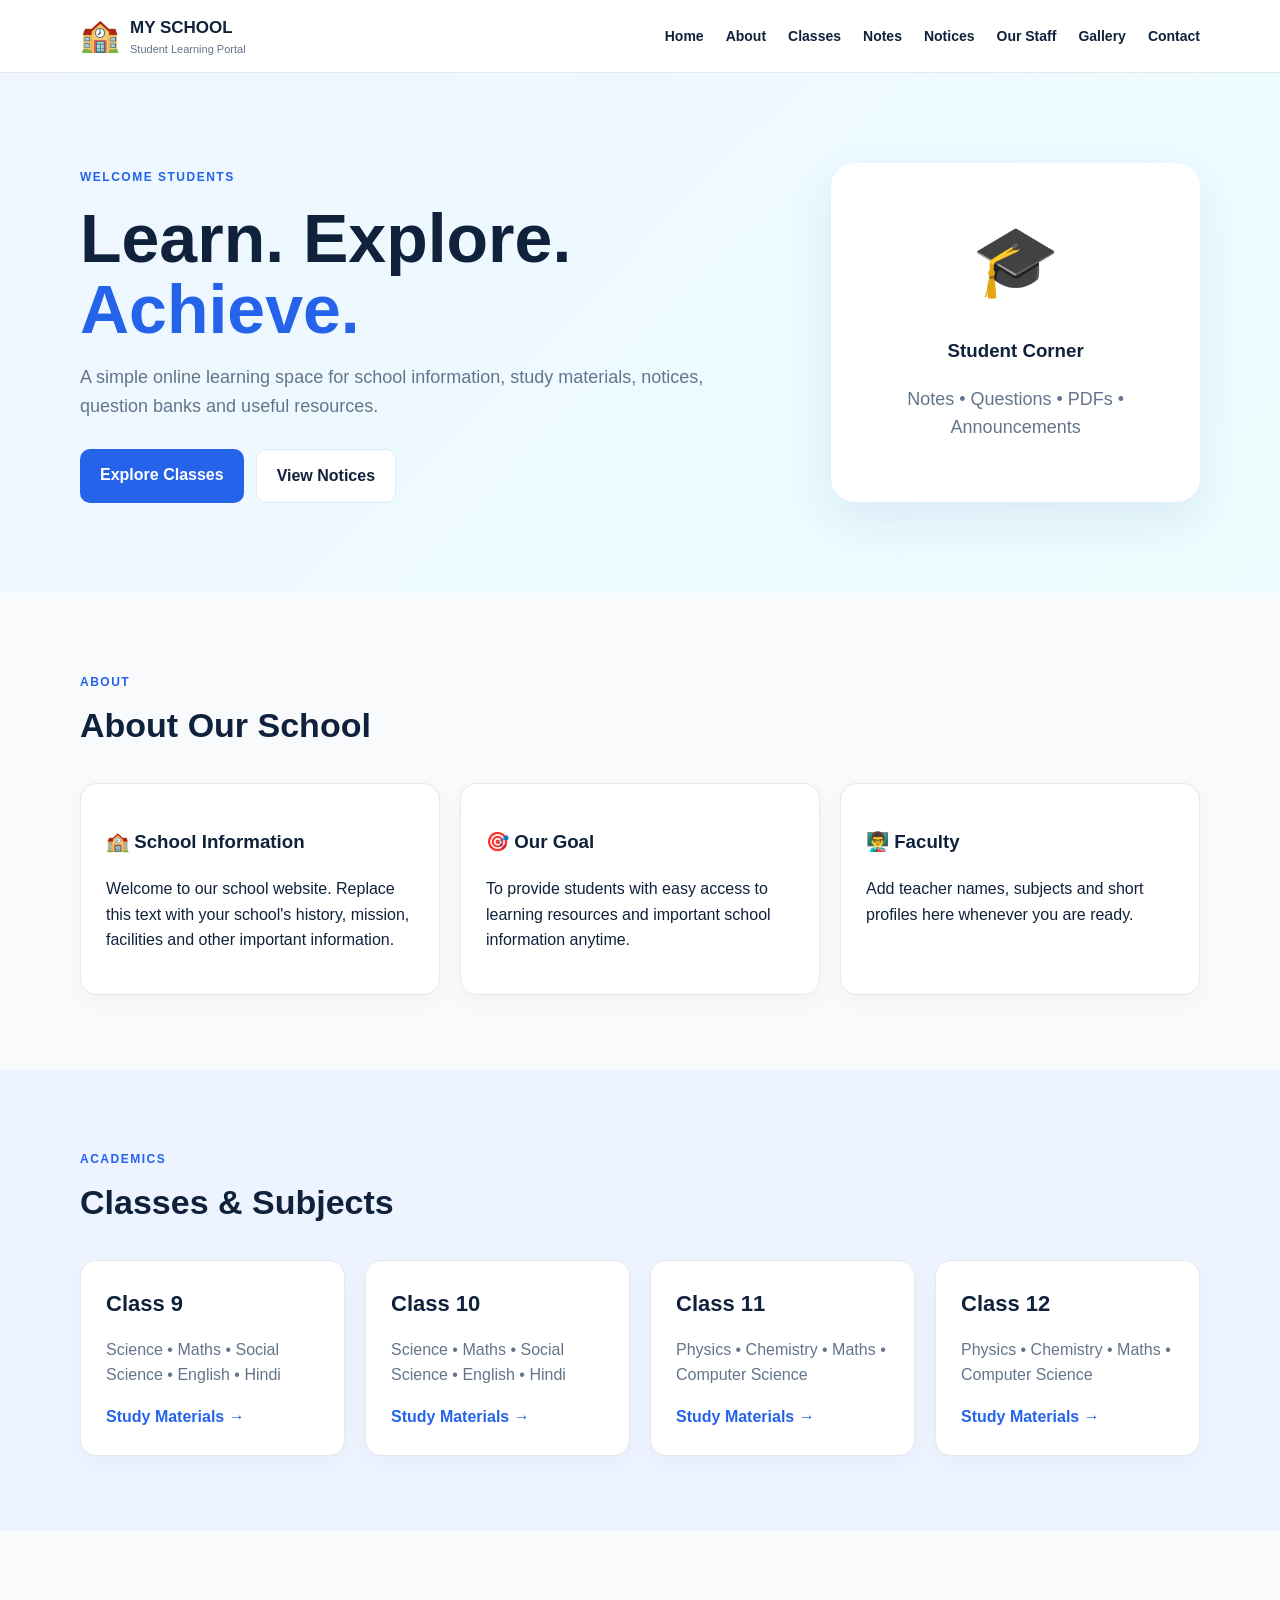
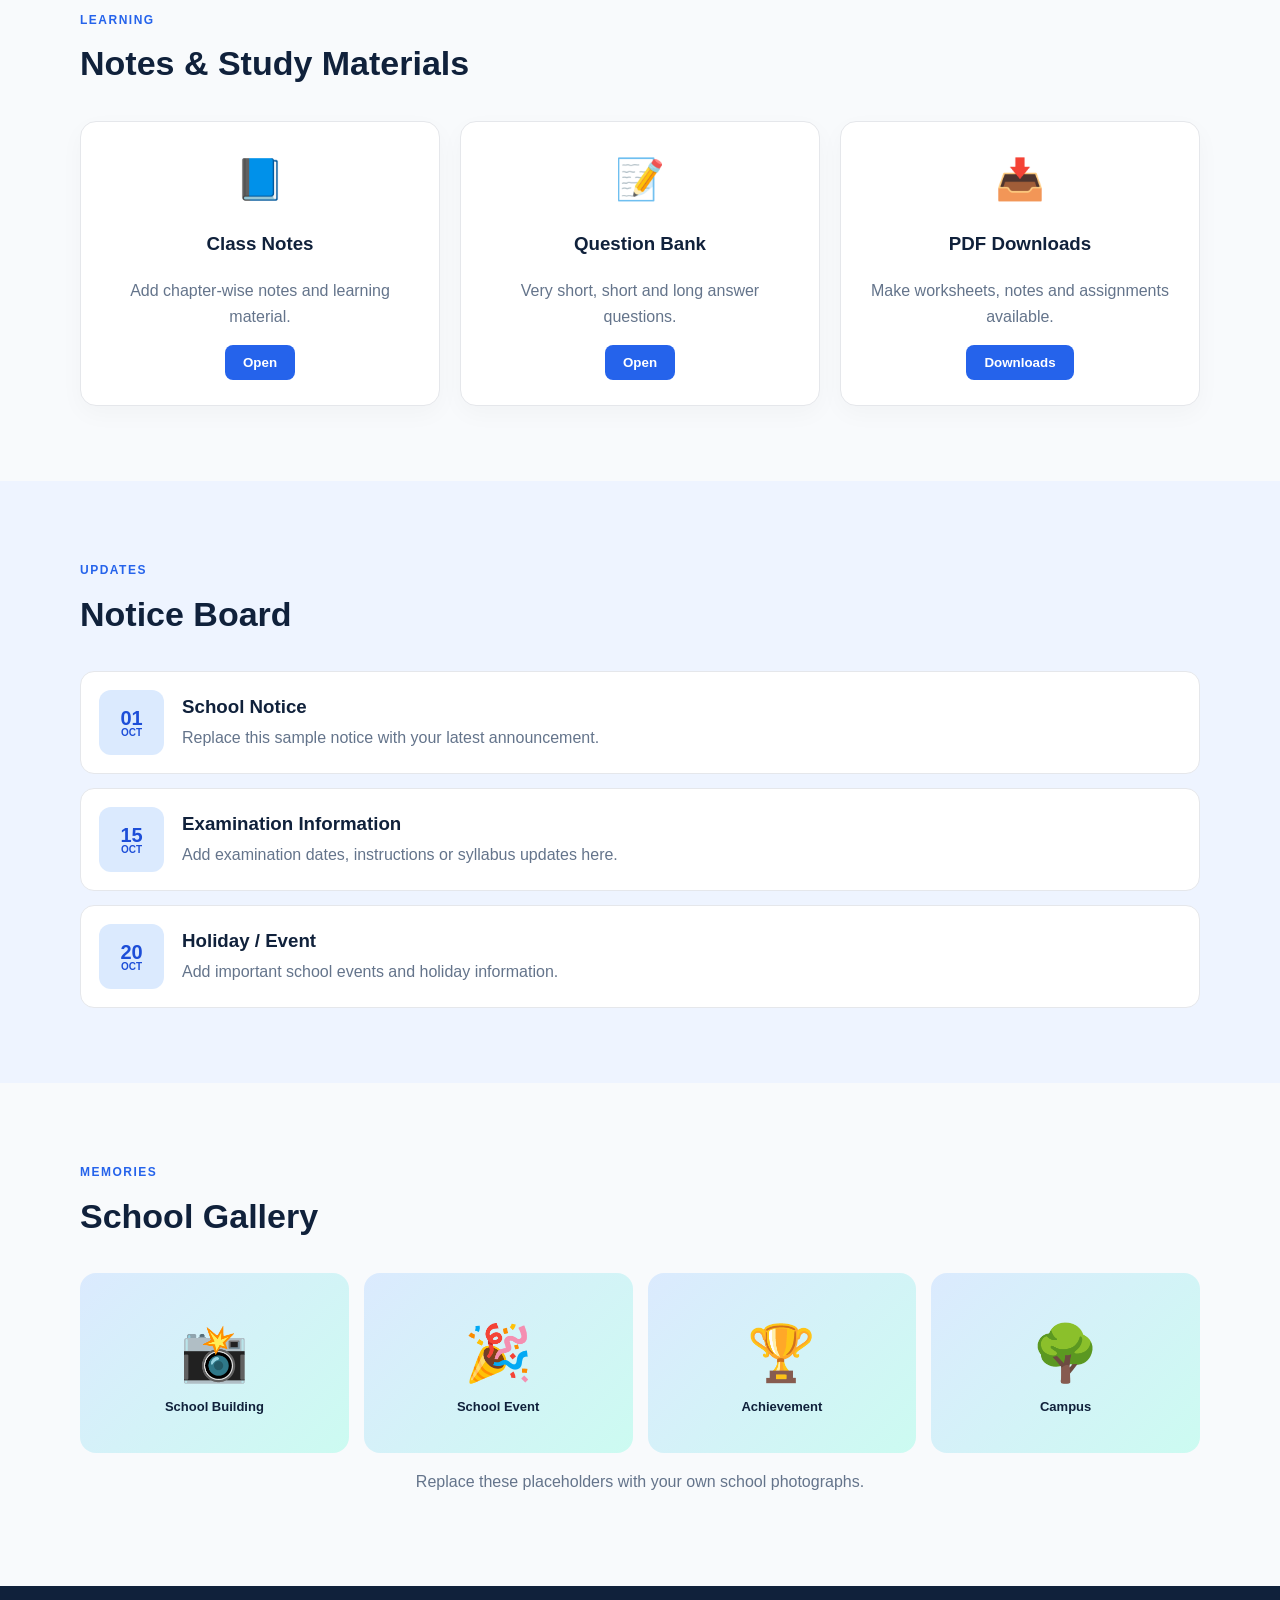
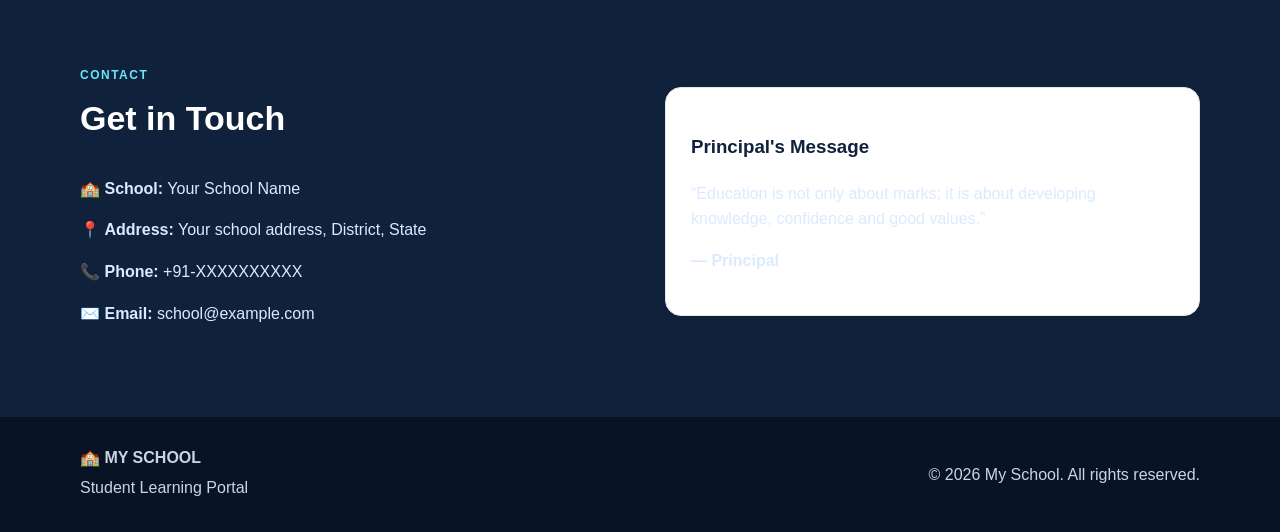
<file: index.html>
<!DOCTYPE html>
<html lang="en">
<head>
  <meta charset="UTF-8">
  <meta name="viewport" content="width=device-width, initial-scale=1.0">
  <title>My School | Student Learning Portal</title>
  <link rel="stylesheet" href="style.css">
</head>
<body>
<header class="topbar">
  <div class="container nav">
    <div class="brand"><span class="logo">🏫</span><div><strong>MY SCHOOL</strong><small>Student Learning Portal</small></div></div>
    <button class="menu" onclick="toggleMenu()">☰</button>
    <nav id="navLinks"><a href="#home">Home</a><a href="#about">About</a><a href="#classes">Classes</a><a href="#notes">Notes</a><a href="#notices">Notices</a><a href="staff.html">Our Staff</a><a href="#gallery">Gallery</a><a href="#contact">Contact</a></nav>
  </div>
</header>

<main>
<section id="home" class="hero">
  <div class="container hero-grid">
    <div><span class="tag">WELCOME STUDENTS</span><h1>Learn. Explore. <span>Achieve.</span></h1><p>A simple online learning space for school information, study materials, notices, question banks and useful resources.</p><div class="actions"><a class="btn primary" href="#classes">Explore Classes</a><a class="btn light" href="#notices">View Notices</a></div></div>
    <div class="hero-card"><div class="hero-icon">🎓</div><h3>Student Corner</h3><p>Notes • Questions • PDFs • Announcements</p></div>
  </div>
</section>

<section id="about" class="section"><div class="container"><div class="section-head"><span>ABOUT</span><h2>About Our School</h2></div><div class="about-grid"><div class="card"><h3>🏫 School Information</h3><p>Welcome to our school website. Replace this text with your school's history, mission, facilities and other important information.</p></div><div class="card"><h3>🎯 Our Goal</h3><p>To provide students with easy access to learning resources and important school information anytime.</p></div><div class="card"><h3>👨‍🏫 Faculty</h3><p>Add teacher names, subjects and short profiles here whenever you are ready.</p></div></div></div></section>

<section id="classes" class="section alt"><div class="container"><div class="section-head"><span>ACADEMICS</span><h2>Classes & Subjects</h2></div><div class="class-grid">
  <div class="class-card"><b>Class 9</b><p>Science • Maths • Social Science • English • Hindi</p><a href="#notes">Study Materials →</a></div>
  <div class="class-card"><b>Class 10</b><p>Science • Maths • Social Science • English • Hindi</p><a href="#notes">Study Materials →</a></div>
  <div class="class-card"><b>Class 11</b><p>Physics • Chemistry • Maths • Computer Science</p><a href="#notes">Study Materials →</a></div>
  <div class="class-card"><b>Class 12</b><p>Physics • Chemistry • Maths • Computer Science</p><a href="#notes">Study Materials →</a></div>
</div></div></section>

<section id="notes" class="section"><div class="container"><div class="section-head"><span>LEARNING</span><h2>Notes & Study Materials</h2></div><div class="resource-grid">
  <article class="resource"><div class="resource-icon">📘</div><h3>Class Notes</h3><p>Add chapter-wise notes and learning material.</p><button onclick="showMessage('Add your PDF link in the HTML file to enable downloads.')">Open</button></article>
  <article class="resource"><div class="resource-icon">📝</div><h3>Question Bank</h3><p>Very short, short and long answer questions.</p><button onclick="showMessage('Add your question-bank PDF or page link here.')">Open</button></article>
  <article class="resource"><div class="resource-icon">📥</div><h3>PDF Downloads</h3><p>Make worksheets, notes and assignments available.</p><button onclick="showMessage('Place PDFs inside the files folder and add links here.')">Downloads</button></article>
</div></div></section>

<section id="notices" class="section alt"><div class="container"><div class="section-head"><span>UPDATES</span><h2>Notice Board</h2></div><div class="notice-list">
  <div class="notice"><span class="date">01<br><small>OCT</small></span><div><h3>School Notice</h3><p>Replace this sample notice with your latest announcement.</p></div></div>
  <div class="notice"><span class="date">15<br><small>OCT</small></span><div><h3>Examination Information</h3><p>Add examination dates, instructions or syllabus updates here.</p></div></div>
  <div class="notice"><span class="date">20<br><small>OCT</small></span><div><h3>Holiday / Event</h3><p>Add important school events and holiday information.</p></div></div>
</div></div></section>

<section id="gallery" class="section"><div class="container"><div class="section-head"><span>MEMORIES</span><h2>School Gallery</h2></div><div class="gallery"><div>📸<small>School Building</small></div><div>🎉<small>School Event</small></div><div>🏆<small>Achievement</small></div><div>🌳<small>Campus</small></div></div><p class="hint">Replace these placeholders with your own school photographs.</p></div></section>

<section id="contact" class="section contact"><div class="container contact-grid"><div><div class="section-head"><span>CONTACT</span><h2>Get in Touch</h2></div><p>🏫 <strong>School:</strong> Your School Name</p><p>📍 <strong>Address:</strong> Your school address, District, State</p><p>📞 <strong>Phone:</strong> +91-XXXXXXXXXX</p><p>✉️ <strong>Email:</strong> school@example.com</p></div><div class="card"><h3>Principal's Message</h3><p>“Education is not only about marks; it is about developing knowledge, confidence and good values.”</p><p class="signature">— Principal</p></div></div></section>
</main>

<footer><div class="container footer"><div><strong>🏫 MY SCHOOL</strong><p>Student Learning Portal</p></div><p>© <span id="year"></span> My School. All rights reserved.</p></div></footer>
<div id="toast"></div>
<script src="script.js"></script>
</body></html>
</file>
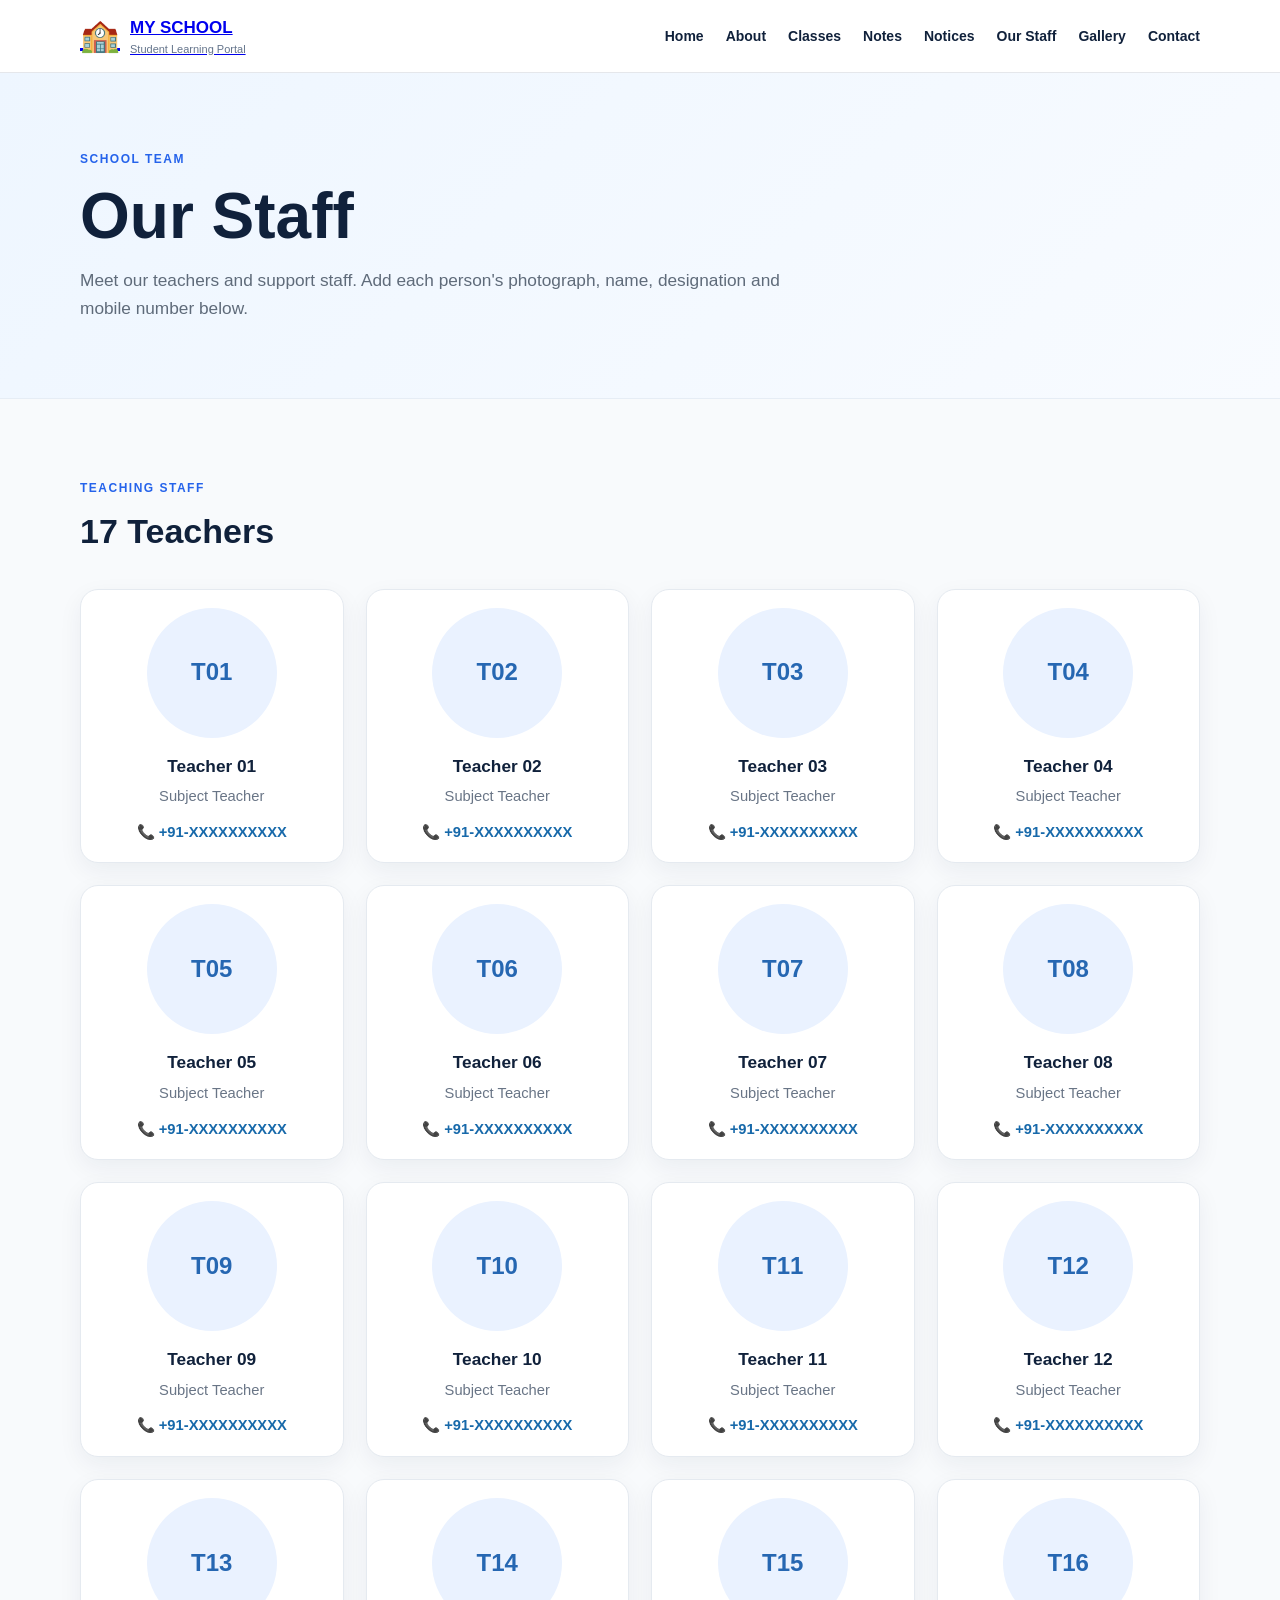
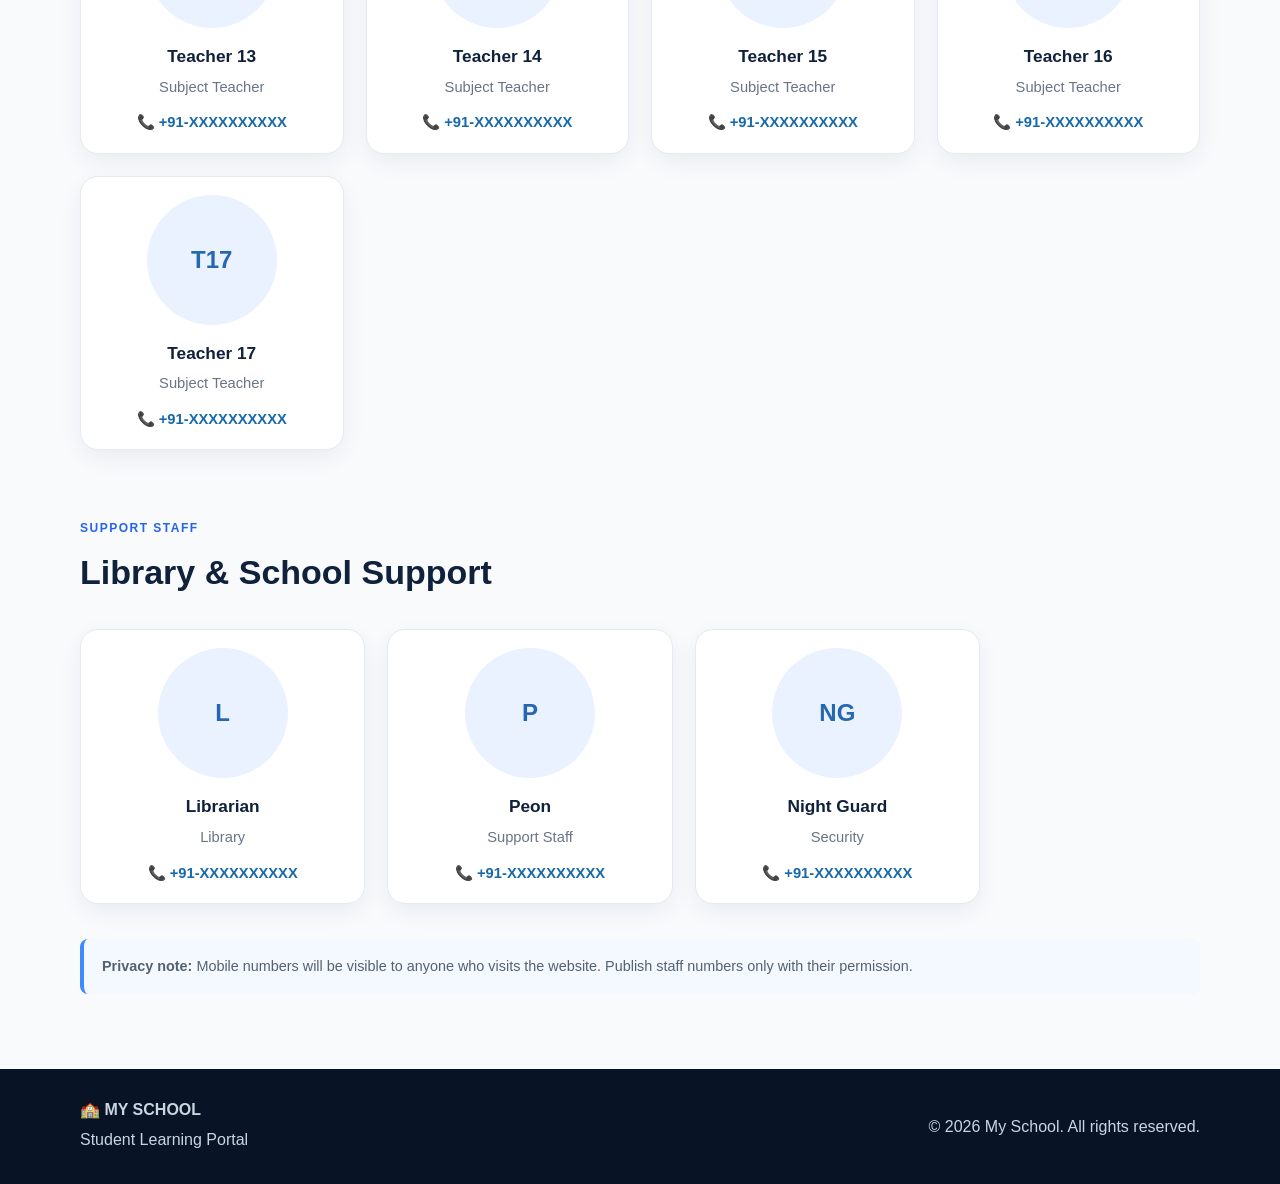
<file: staff.html>
<!DOCTYPE html>
<html lang="en">
<head>
  <meta charset="UTF-8">
  <meta name="viewport" content="width=device-width, initial-scale=1.0">
  <title>Our Staff | My School</title>
  <link rel="stylesheet" href="style.css">
</head>
<body>
<header class="topbar">
  <div class="container nav">
    <a class="brand" href="index.html"><span class="logo">🏫</span><div><strong>MY SCHOOL</strong><small>Student Learning Portal</small></div></a>
    <button class="menu" onclick="toggleMenu()">☰</button>
    <nav id="navLinks"><a href="index.html#home">Home</a><a href="index.html#about">About</a><a href="index.html#classes">Classes</a><a href="index.html#notes">Notes</a><a href="index.html#notices">Notices</a><a href="staff.html">Our Staff</a><a href="index.html#gallery">Gallery</a><a href="index.html#contact">Contact</a></nav>
  </div>
</header>

<main>
<section class="page-hero">
  <div class="container">
    <span class="tag">SCHOOL TEAM</span>
    <h1>Our Staff</h1>
    <p>Meet our teachers and support staff. Add each person's photograph, name, designation and mobile number below.</p>
  </div>
</section>

<section class="section">
  <div class="container">
    <div class="section-head"><span>TEACHING STAFF</span><h2>17 Teachers</h2></div>
    <div class="staff-grid">
      <!-- Replace the photo filename, name, subject and phone for each teacher. -->
      <article class="staff-card"><div class="staff-photo placeholder">T01</div><h3>Teacher 01</h3><p class="designation">Subject Teacher</p><a href="tel:+91XXXXXXXXXX">📞 +91-XXXXXXXXXX</a></article>
      <article class="staff-card"><div class="staff-photo placeholder">T02</div><h3>Teacher 02</h3><p class="designation">Subject Teacher</p><a href="tel:+91XXXXXXXXXX">📞 +91-XXXXXXXXXX</a></article>
      <article class="staff-card"><div class="staff-photo placeholder">T03</div><h3>Teacher 03</h3><p class="designation">Subject Teacher</p><a href="tel:+91XXXXXXXXXX">📞 +91-XXXXXXXXXX</a></article>
      <article class="staff-card"><div class="staff-photo placeholder">T04</div><h3>Teacher 04</h3><p class="designation">Subject Teacher</p><a href="tel:+91XXXXXXXXXX">📞 +91-XXXXXXXXXX</a></article>
      <article class="staff-card"><div class="staff-photo placeholder">T05</div><h3>Teacher 05</h3><p class="designation">Subject Teacher</p><a href="tel:+91XXXXXXXXXX">📞 +91-XXXXXXXXXX</a></article>
      <article class="staff-card"><div class="staff-photo placeholder">T06</div><h3>Teacher 06</h3><p class="designation">Subject Teacher</p><a href="tel:+91XXXXXXXXXX">📞 +91-XXXXXXXXXX</a></article>
      <article class="staff-card"><div class="staff-photo placeholder">T07</div><h3>Teacher 07</h3><p class="designation">Subject Teacher</p><a href="tel:+91XXXXXXXXXX">📞 +91-XXXXXXXXXX</a></article>
      <article class="staff-card"><div class="staff-photo placeholder">T08</div><h3>Teacher 08</h3><p class="designation">Subject Teacher</p><a href="tel:+91XXXXXXXXXX">📞 +91-XXXXXXXXXX</a></article>
      <article class="staff-card"><div class="staff-photo placeholder">T09</div><h3>Teacher 09</h3><p class="designation">Subject Teacher</p><a href="tel:+91XXXXXXXXXX">📞 +91-XXXXXXXXXX</a></article>
      <article class="staff-card"><div class="staff-photo placeholder">T10</div><h3>Teacher 10</h3><p class="designation">Subject Teacher</p><a href="tel:+91XXXXXXXXXX">📞 +91-XXXXXXXXXX</a></article>
      <article class="staff-card"><div class="staff-photo placeholder">T11</div><h3>Teacher 11</h3><p class="designation">Subject Teacher</p><a href="tel:+91XXXXXXXXXX">📞 +91-XXXXXXXXXX</a></article>
      <article class="staff-card"><div class="staff-photo placeholder">T12</div><h3>Teacher 12</h3><p class="designation">Subject Teacher</p><a href="tel:+91XXXXXXXXXX">📞 +91-XXXXXXXXXX</a></article>
      <article class="staff-card"><div class="staff-photo placeholder">T13</div><h3>Teacher 13</h3><p class="designation">Subject Teacher</p><a href="tel:+91XXXXXXXXXX">📞 +91-XXXXXXXXXX</a></article>
      <article class="staff-card"><div class="staff-photo placeholder">T14</div><h3>Teacher 14</h3><p class="designation">Subject Teacher</p><a href="tel:+91XXXXXXXXXX">📞 +91-XXXXXXXXXX</a></article>
      <article class="staff-card"><div class="staff-photo placeholder">T15</div><h3>Teacher 15</h3><p class="designation">Subject Teacher</p><a href="tel:+91XXXXXXXXXX">📞 +91-XXXXXXXXXX</a></article>
      <article class="staff-card"><div class="staff-photo placeholder">T16</div><h3>Teacher 16</h3><p class="designation">Subject Teacher</p><a href="tel:+91XXXXXXXXXX">📞 +91-XXXXXXXXXX</a></article>
      <article class="staff-card"><div class="staff-photo placeholder">T17</div><h3>Teacher 17</h3><p class="designation">Subject Teacher</p><a href="tel:+91XXXXXXXXXX">📞 +91-XXXXXXXXXX</a></article>
    </div>

    <div class="section-head staff-support-head"><span>SUPPORT STAFF</span><h2>Library & School Support</h2></div>
    <div class="staff-grid support-grid">
      <article class="staff-card"><div class="staff-photo placeholder">L</div><h3>Librarian</h3><p class="designation">Library</p><a href="tel:+91XXXXXXXXXX">📞 +91-XXXXXXXXXX</a></article>
      <article class="staff-card"><div class="staff-photo placeholder">P</div><h3>Peon</h3><p class="designation">Support Staff</p><a href="tel:+91XXXXXXXXXX">📞 +91-XXXXXXXXXX</a></article>
      <article class="staff-card"><div class="staff-photo placeholder">NG</div><h3>Night Guard</h3><p class="designation">Security</p><a href="tel:+91XXXXXXXXXX">📞 +91-XXXXXXXXXX</a></article>
    </div>

    <div class="staff-note"><strong>Privacy note:</strong> Mobile numbers will be visible to anyone who visits the website. Publish staff numbers only with their permission.</div>
  </div>
</section>
</main>

<footer><div class="container footer"><div><strong>🏫 MY SCHOOL</strong><p>Student Learning Portal</p></div><p>© <span id="year"></span> My School. All rights reserved.</p></div></footer>
<script src="script.js"></script>
</body>
</html>
</file>
<file: style.css>
:root{--primary:#2563eb;--dark:#10213b;--muted:#64748b;--bg:#f8fafc;--card:#fff;--accent:#14b8a6}*{box-sizing:border-box}html{scroll-behavior:smooth}body{margin:0;font-family:Arial,Helvetica,sans-serif;color:var(--dark);background:var(--bg);line-height:1.6}.container{width:min(1120px,92%);margin:auto}.topbar{position:sticky;top:0;z-index:20;background:#fff;border-bottom:1px solid #e5e7eb}.nav{min-height:72px;display:flex;align-items:center;justify-content:space-between}.brand{display:flex;align-items:center;gap:10px}.brand strong{display:block;font-size:17px}.brand small{display:block;color:var(--muted);font-size:11px}.logo{font-size:32px}nav{display:flex;gap:22px}nav a{color:var(--dark);text-decoration:none;font-weight:600;font-size:14px}nav a:hover{color:var(--primary)}.menu{display:none;border:0;background:none;font-size:25px}.hero{padding:90px 0;background:linear-gradient(135deg,#eff6ff,#ecfeff)}.hero-grid{display:grid;grid-template-columns:1.5fr .8fr;gap:60px;align-items:center}.tag,.section-head span{font-size:12px;font-weight:800;letter-spacing:1.5px;color:var(--primary)}h1{font-size:clamp(40px,6vw,68px);line-height:1.05;margin:14px 0}h1 span{color:var(--primary)}.hero p{font-size:18px;color:var(--muted);max-width:650px}.actions{display:flex;gap:12px;margin-top:28px}.btn{padding:13px 20px;border-radius:10px;text-decoration:none;font-weight:700}.primary{background:var(--primary);color:#fff}.light{background:#fff;color:var(--dark);border:1px solid #dbeafe}.hero-card{background:#fff;border-radius:24px;padding:42px 30px;text-align:center;box-shadow:0 20px 50px #1e3a8a18}.hero-icon{font-size:70px}.section{padding:75px 0}.alt{background:#eef4ff}.section-head{margin-bottom:30px}.section-head h2{font-size:34px;margin:5px 0}.about-grid,.class-grid,.resource-grid{display:grid;grid-template-columns:repeat(3,1fr);gap:20px}.card,.class-card,.resource{background:var(--card);border:1px solid #e5e7eb;border-radius:16px;padding:25px;box-shadow:0 8px 25px #0f172a08}.class-grid{grid-template-columns:repeat(4,1fr)}.class-card b{font-size:22px}.class-card p,.resource p{color:var(--muted)}.class-card a{color:var(--primary);font-weight:700;text-decoration:none}.resource{text-align:center}.resource-icon{font-size:40px}.resource button{border:0;background:var(--primary);color:#fff;padding:10px 18px;border-radius:8px;cursor:pointer;font-weight:700}.notice-list{display:grid;gap:14px}.notice{display:flex;gap:18px;align-items:center;background:#fff;padding:18px;border-radius:14px;border:1px solid #e5e7eb}.date{min-width:65px;height:65px;border-radius:12px;background:#dbeafe;color:#1d4ed8;display:grid;place-content:center;text-align:center;font-weight:800;font-size:20px;line-height:1}.date small{font-size:10px}.notice h3{margin:0}.notice p{margin:3px 0;color:var(--muted)}.gallery{display:grid;grid-template-columns:repeat(4,1fr);gap:15px}.gallery div{height:180px;border-radius:16px;background:linear-gradient(135deg,#dbeafe,#ccfbf1);display:grid;place-content:center;text-align:center;font-size:55px}.gallery small{display:block;font-size:13px;font-weight:700}.hint{color:var(--muted);text-align:center}.contact{background:#10213b;color:#fff}.contact .section-head span{color:#67e8f9}.contact p{color:#dbeafe}.contact .card{color:var(--dark)}.signature{font-weight:700}.contact-grid{display:grid;grid-template-columns:1fr 1fr;gap:50px;align-items:center}footer{background:#081426;color:#cbd5e1;padding:28px 0}.footer{display:flex;justify-content:space-between;align-items:center}.footer p{margin:4px 0}#toast{position:fixed;bottom:25px;left:50%;transform:translateX(-50%) translateY(100px);background:#10213b;color:#fff;padding:13px 18px;border-radius:10px;opacity:0;transition:.3s;z-index:50}#toast.show{opacity:1;transform:translateX(-50%) translateY(0)}@media(max-width:800px){nav{display:none;position:absolute;top:72px;left:0;right:0;background:#fff;padding:20px;flex-direction:column;border-bottom:1px solid #ddd}.menu{display:block}.hero-grid,.contact-grid{grid-template-columns:1fr}.about-grid,.resource-grid{grid-template-columns:1fr 1fr}.class-grid{grid-template-columns:1fr 1fr}.gallery{grid-template-columns:1fr 1fr}.hero{padding:55px 0}.section{padding:55px 0}}@media(max-width:500px){.about-grid,.resource-grid,.class-grid{grid-template-columns:1fr}.gallery{grid-template-columns:1fr 1fr}.gallery div{height:130px}.footer{display:block;text-align:center}.actions{flex-direction:column}.btn{text-align:center}}

/* Staff page */
.page-hero{padding:72px 0 58px;background:linear-gradient(135deg,#eef6ff,#f8fbff);border-bottom:1px solid #e6edf5}.page-hero h1{font-size:clamp(2.2rem,5vw,4rem);margin:12px 0}.page-hero p{max-width:720px;color:#5f6b7a;font-size:1.08rem}.staff-grid{display:grid;grid-template-columns:repeat(4,1fr);gap:22px}.staff-card{background:#fff;border:1px solid #e5eaf0;border-radius:18px;padding:18px;text-align:center;box-shadow:0 8px 25px rgba(20,40,70,.06);transition:.2s}.staff-card:hover{transform:translateY(-3px);box-shadow:0 12px 30px rgba(20,40,70,.1)}.staff-photo{width:130px;height:130px;border-radius:50%;margin:0 auto 15px;object-fit:cover;display:flex;align-items:center;justify-content:center;background:#eaf2ff;color:#2667b2;font-weight:800;font-size:1.5rem;overflow:hidden}.staff-photo img{width:100%;height:100%;object-fit:cover}.staff-card h3{margin:8px 0 5px;font-size:1.08rem}.designation{margin:0 0 10px;color:#697586;font-size:.92rem}.staff-card a{color:#1769aa;text-decoration:none;font-weight:600;font-size:.92rem}.staff-support-head{margin-top:64px}.support-grid{grid-template-columns:repeat(3,1fr);max-width:900px}.staff-note{margin-top:35px;padding:16px 18px;border-left:4px solid #3d8bfd;background:#f4f8ff;border-radius:8px;color:#536170;font-size:.9rem}
@media(max-width:1000px){.staff-grid{grid-template-columns:repeat(3,1fr)}}
@media(max-width:700px){.staff-grid,.support-grid{grid-template-columns:repeat(2,1fr);gap:14px}.staff-card{padding:14px}.staff-photo{width:105px;height:105px}.page-hero{padding:52px 0 42px}}
@media(max-width:430px){.staff-grid,.support-grid{grid-template-columns:1fr 1fr}.staff-photo{width:90px;height:90px}.staff-card h3{font-size:.98rem}.staff-card a{font-size:.8rem}}
</file>
